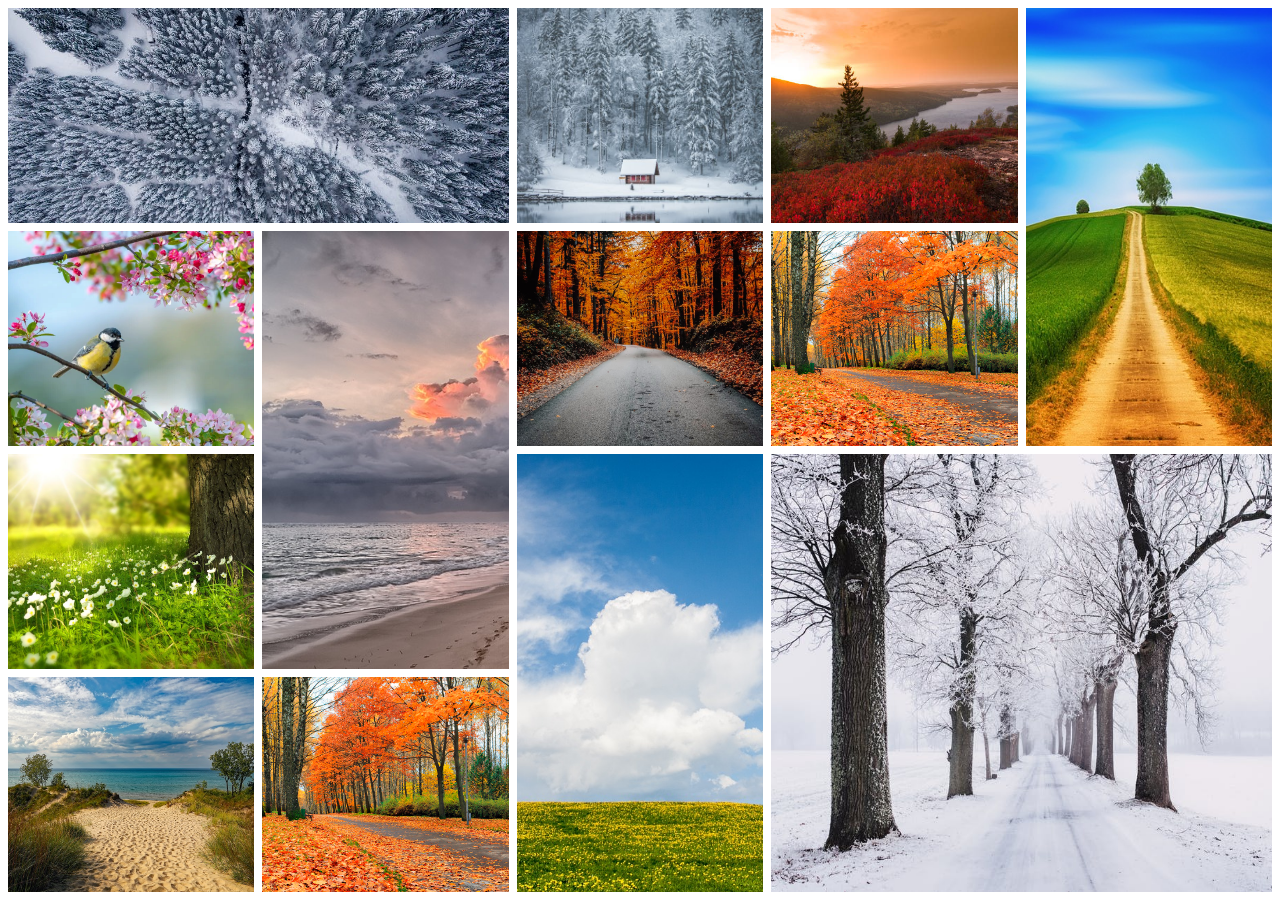
<file: ЛР4/index.html>
<!DOCTYPE html>
<html>
<head>
    <meta charset="UTF-8">
    <meta name="viewport" content="width=device-width">
    <title>Пори року | Головна</title>
    <link rel="shortcut icon" href="img/logo.ico" type="image/x-icon">
    <link rel="stylesheet" href="styles/main.css">
</head>
<body>
    <main>
        <div class="block-winter1">
           
            <a href="pages/winter.html">Зима</a>
        </div>
        <div class="block-summer1"><a href="pages/summer.html">Літо</a></div>
        <div class="block-spring1"><a href="pages/spring.html">Весна</a></div>
        <div class="block-winter2"><a href="pages/winter.html">Зима</a></div>
        <div class="block-autumn1"><a href="pages/autumn.html">Осінь</a></div>
        <div class="block-spring2"><a href="pages/spring.html">Весна</a></div>
        <div class="block-autumn2"><a href="pages/autumn.html">Осінь</a></div>
        <div class="block-summer2"><a href="pages/summer.html">Літо</a></div>
        <div class="block-autumn3"><a href="pages/autumn.html">Осінь</a></div>
        <div class="block-spring3"><a href="pages/spring.html">Весна</a></div>
        <div class="block-summer3"><a href="pages/summer.html">Літо</a></div>
        <div class="block-autumn3"><a href="pages/autumn.html">Осінь</a></div>
        <div class="block-winter3"><a href="pages/winter.html">Зима</a></div>
    </main>
</body>
</html>
</file>
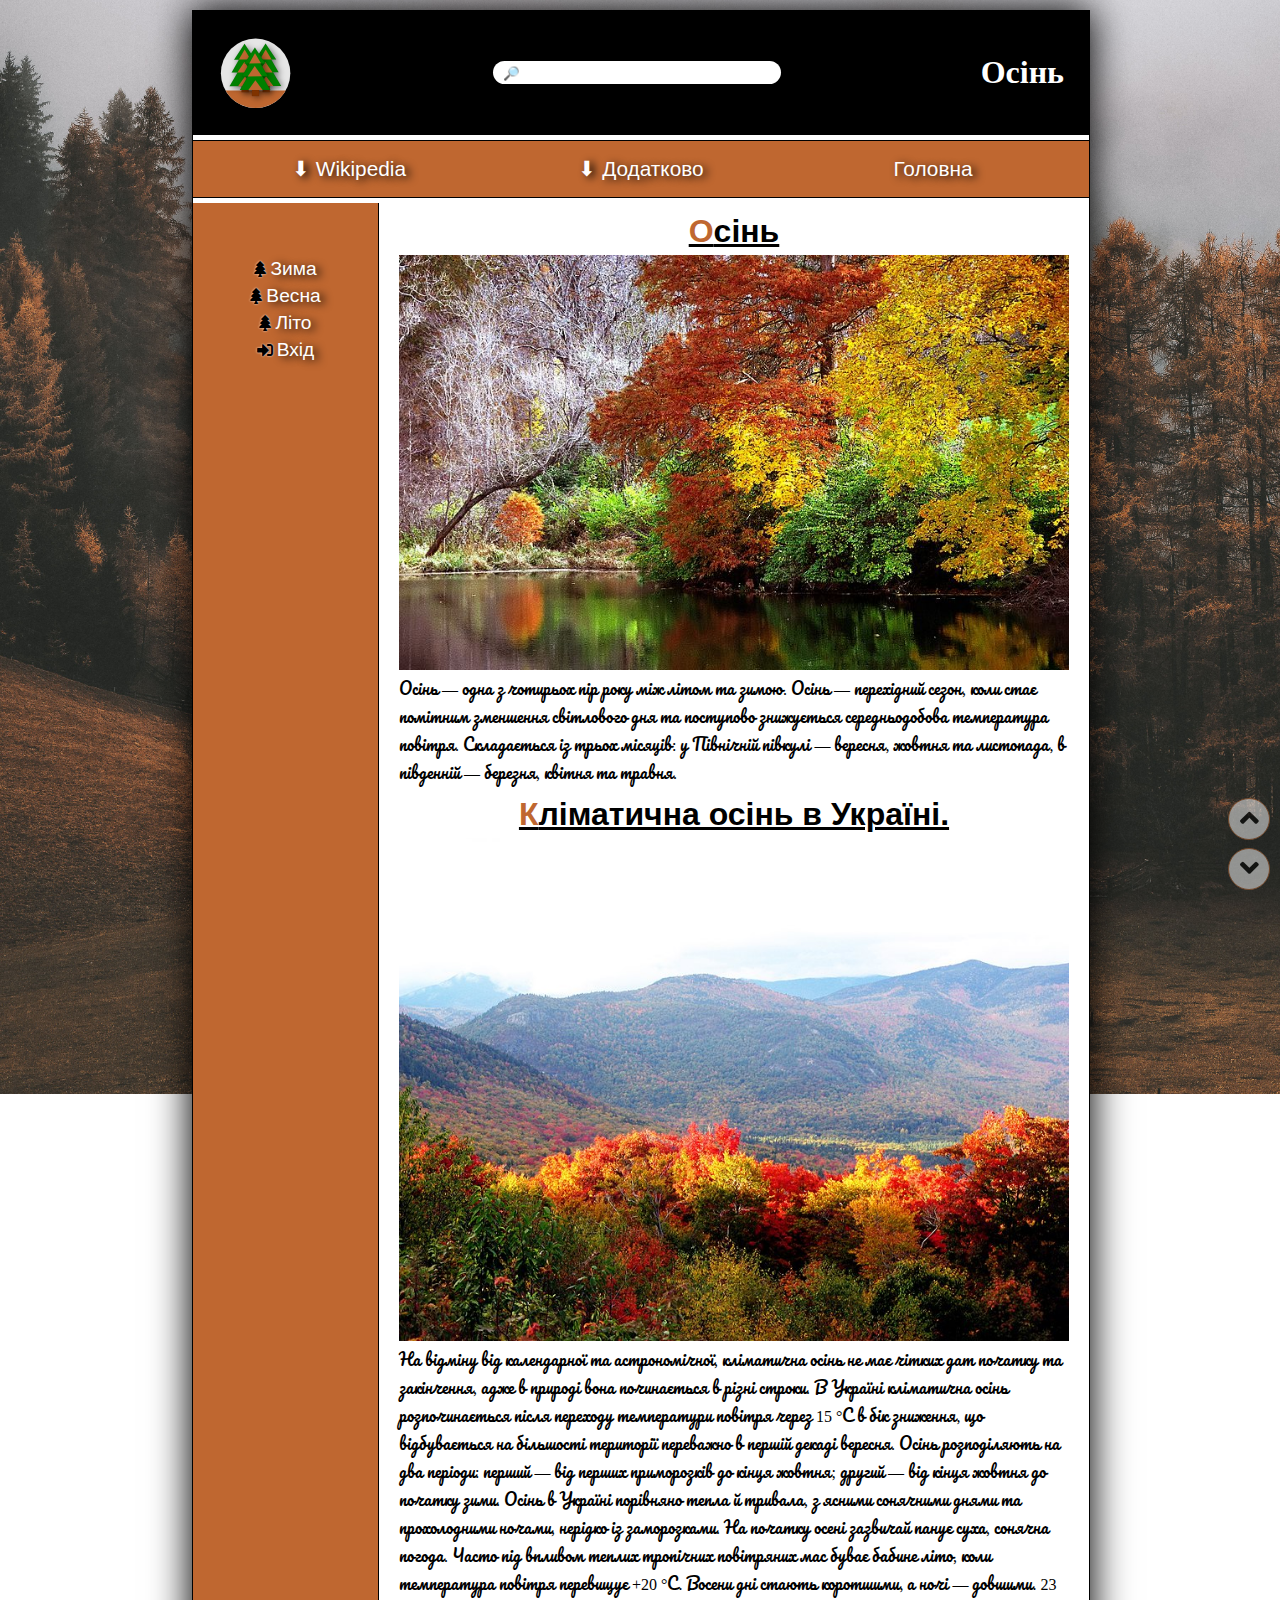
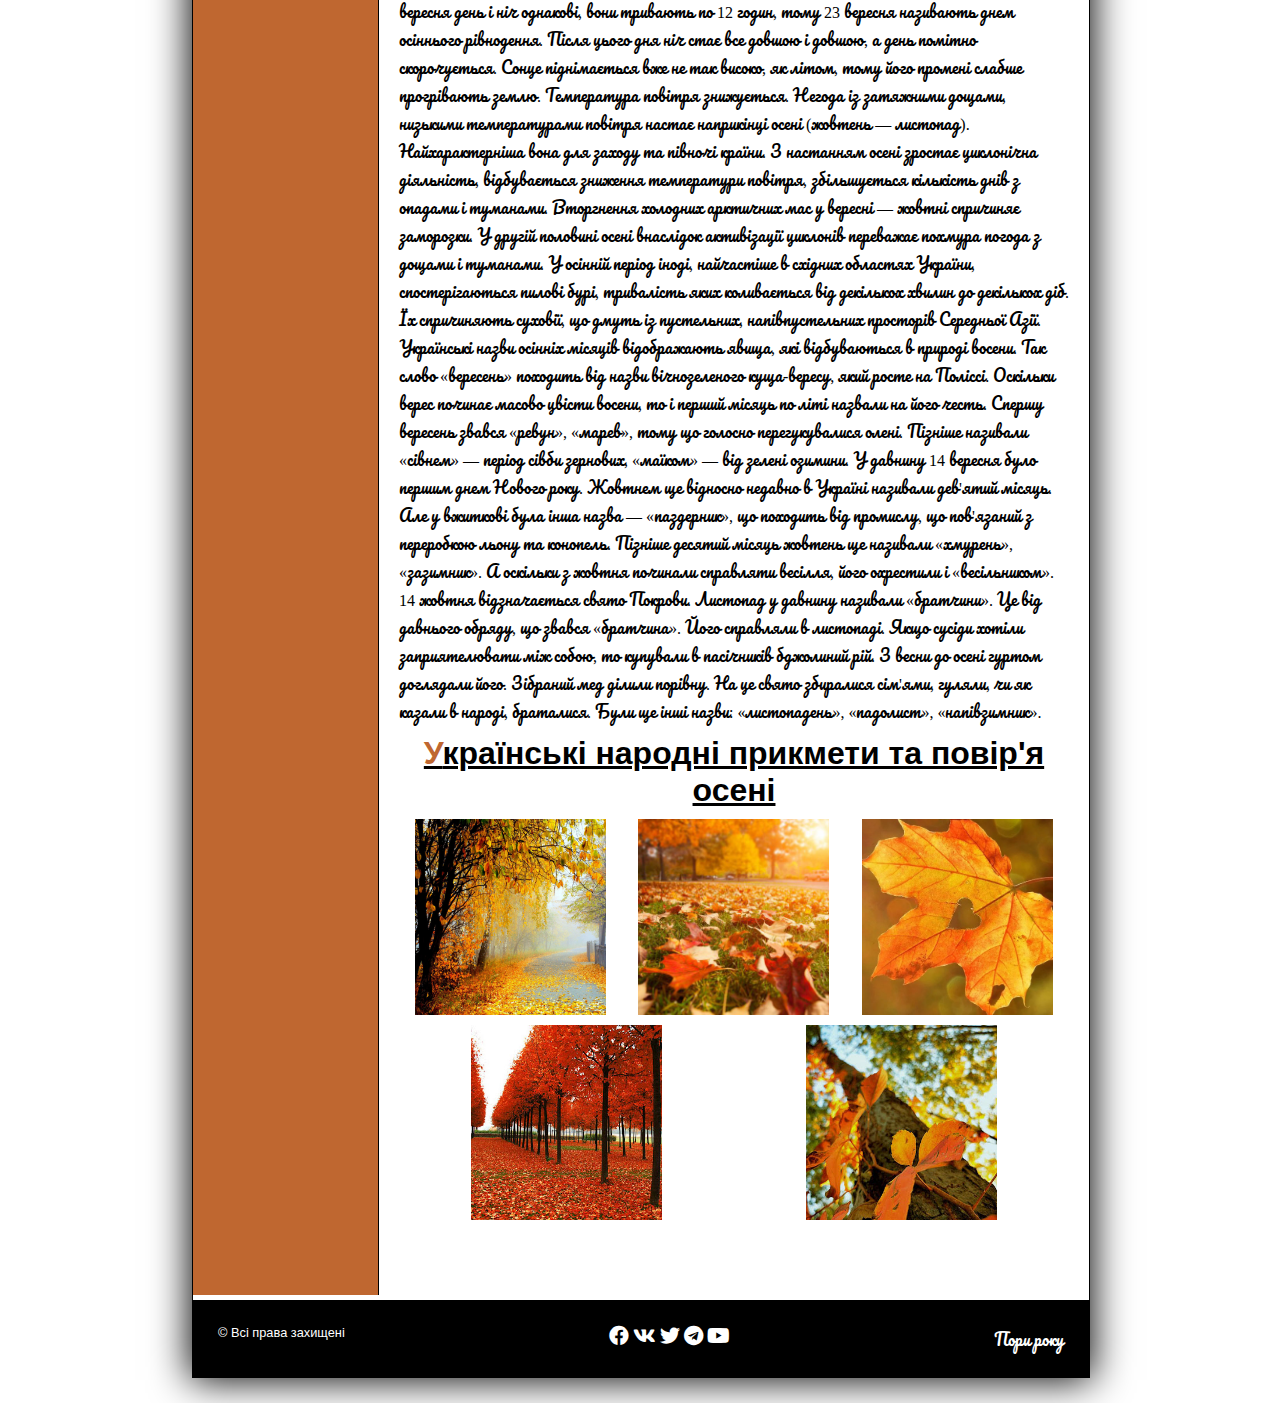
<file: ЛР4/pages/autumn.html>
<!DOCTYPE html>
<html>
<head>
    <meta charset="UTF-8">
    <meta name="viewport" content="width=device-width">
    <title>Пори року | Осінь</title>
    <link rel="shortcut icon" href="../img/autumn/logo.ico" type="image/x-icon">
    <link rel="stylesheet" href="../styles/season.css">
    <link rel="stylesheet" href="../styles/autumn.css">
    <link rel="stylesheet" href="../fonts/fontaweasome/css/all.min.css">
</head>
<body>
    <div class="btm-to btm-to-header"><a href="#header"><i class="fas fa-angle-up"></i></a></div>
    <div class="btm-to btm-to-footer"><a href="#footer"><i class="fas fa-angle-down"></i></a></div>
    <main>
        <header id ="header">
        <svg
           class="logo"
           viewBox="0 0 270 270"
           version="1.1"
           id="svg5"
           xmlns:sodipodi="http://sodipodi.sourceforge.net/DTD/sodipodi-0.dtd"
           xmlns="http://www.w3.org/2000/svg"
           xmlns:svg="http://www.w3.org/2000/svg">
          <sodipodi:namedview
             id="namedview7"
             pagecolor="#ffffff"
             bordercolor="#666666"
             borderopacity="1.0"
             inkscape:pageshadow="2"
             inkscape:pageopacity="0.0"
             inkscape:pagecheckerboard="0"
             inkscape:document-units="mm"
             showgrid="false"
             inkscape:zoom="0.38746944"
             inkscape:cx="972.97996"
             inkscape:cy="601.33775"
             inkscape:window-width="1437"
             inkscape:window-height="806"
             inkscape:window-x="3"
             inkscape:window-y="23"
             inkscape:window-maximized="0"
             inkscape:current-layer="layer1"
             height="300mm" />
          <defs
             id="defs2">
            <filter
               style="color-interpolation-filters:sRGB;"
               inkscape:label="Drop Shadow"
               id="filter1553"
               x="-0.23696776"
               y="-0.14950984"
               width="1.5283729"
               height="1.3329338">
              <feFlood
                 flood-opacity="0.498039"
                 flood-color="rgb(0,0,0)"
                 result="flood"
                 id="feFlood1543" />
              <feComposite
                 in="flood"
                 in2="SourceGraphic"
                 operator="in"
                 result="composite1"
                 id="feComposite1545" />
              <feGaussianBlur
                 in="composite1"
                 stdDeviation="10.8108"
                 result="blur"
                 id="feGaussianBlur1547" />
              <feOffset
                 dx="6"
                 dy="6"
                 result="offset"
                 id="feOffset1549" />
              <feComposite
                 in="SourceGraphic"
                 in2="offset"
                 operator="over"
                 result="composite2"
                 id="feComposite1551" />
            </filter>
            <filter
               style="color-interpolation-filters:sRGB;"
               inkscape:label="Drop Shadow"
               id="filter1565"
               x="-0.23696776"
               y="-0.14950984"
               width="1.5283729"
               height="1.3329338">
              <feFlood
                 flood-opacity="0.498039"
                 flood-color="rgb(0,0,0)"
                 result="flood"
                 id="feFlood1555" />
              <feComposite
                 in="flood"
                 in2="SourceGraphic"
                 operator="in"
                 result="composite1"
                 id="feComposite1557" />
              <feGaussianBlur
                 in="composite1"
                 stdDeviation="10.8108"
                 result="blur"
                 id="feGaussianBlur1559" />
              <feOffset
                 dx="6"
                 dy="6"
                 result="offset"
                 id="feOffset1561" />
              <feComposite
                 in="SourceGraphic"
                 in2="offset"
                 operator="over"
                 result="composite2"
                 id="feComposite1563" />
            </filter>
            <filter
               style="color-interpolation-filters:sRGB;"
               inkscape:label="Drop Shadow"
               id="filter1577"
               x="-0.23696776"
               y="-0.14950984"
               width="1.5283729"
               height="1.3329338">
              <feFlood
                 flood-opacity="0.498039"
                 flood-color="rgb(0,0,0)"
                 result="flood"
                 id="feFlood1567" />
              <feComposite
                 in="flood"
                 in2="SourceGraphic"
                 operator="in"
                 result="composite1"
                 id="feComposite1569" />
              <feGaussianBlur
                 in="composite1"
                 stdDeviation="10.8108"
                 result="blur"
                 id="feGaussianBlur1571" />
              <feOffset
                 dx="6"
                 dy="6"
                 result="offset"
                 id="feOffset1573" />
              <feComposite
                 in="SourceGraphic"
                 in2="offset"
                 operator="over"
                 result="composite2"
                 id="feComposite1575" />
            </filter>
          </defs>
          <g
             inkscape:groupmode="layer"
             id="layer2"
             inkscape:label="Layer 2" />
          <g
             inkscape:label="Layer 1"
             inkscape:groupmode="layer"
             id="layer1">
            <g
               id="g1618">
              <g
                 id="g1497"
                 transform="translate(37.235745,-26.963815)">
                <circle
                   style="fill:#e6e6e6;stroke:none;stroke-width:0.447805;stroke-opacity:1"
                   id="path1615-5"
                   cx="98.143608"
                   cy="164.9429"
                   r="125" />
                <path
                   id="path1615"
                   class="logo-style"
                   style="stroke:none;stroke-width:0.447805;stroke-opacity:1"
                   d="M -10.2483,226.88494 A 125,125 0 0 0 98.24895,289.847 125,125 0 0 0 206.7462,226.88494 Z" />
              </g>
              <g
                 id="g1195"
                 transform="translate(-84.030695,-24.394611)"
                 style="filter:url(#filter1553)">
                <path
                   id="rect1546-2-6"
                   style="fill:#803300;stroke:#000000;stroke-width:0.221511;stroke-opacity:1"
                   d="m 168.8089,207.75256 h 25.73511 v 22.65207 H 168.8089 Z" />
                <path
                   id="path1190-0-5"
                   style="fill:#008000;fill-opacity:1;stroke:#000000;stroke-width:0.201618;stroke-opacity:1"
                   inkscape:transform-center-x="0.46551628"
                   inkscape:transform-center-y="-9.9381335"
                   d="m 179.54111,55.636434 -37.61218,57.867266 17.33125,-0.0677 -26.17101,45.79927 21.30412,-0.0951 -28.96567,49.42385 110.23565,-0.47852 -29.4194,-49.17632 20.12434,-0.0894 -26.5653,-45.54296 17.93483,-0.0703 z" />
                <path
                   id="path1715-9-4"
                   class="logo-style"
                   style="stroke:none;stroke-width:0.314015;stroke-opacity:1"
                   inkscape:transform-center-x="-0.1479701"
                   inkscape:transform-center-y="-6.1852728"
                   d="m 205.01898,159.40641 -51.29377,0.43577 25.20297,-37.98315 z" />
                <path
                   id="path1715-7-91-7"
                   class="logo-style"
                   style="stroke:none;stroke-width:0.301676;stroke-opacity:1"
                   inkscape:transform-center-x="-0.147599"
                   inkscape:transform-center-y="-5.7231032"
                   d="m 207.346,208.17002 -51.16468,0.40321 25.13954,-35.14502 z" />
                <path
                   id="path1715-7-9-7-1"
                   class="logo-style"
                   style="stroke:none;stroke-width:0.27847;stroke-opacity:1"
                   inkscape:transform-center-x="-0.12134314"
                   inkscape:transform-center-y="-5.9317316"
                   d="m 201.32292,112.48892 -42.06274,0.41791 20.66735,-36.426183 z" />
              </g>
              <g
                 id="g1195-0"
                 transform="translate(-8.221885,-24.691791)"
                 style="filter:url(#filter1565)">
                <path
                   id="rect1546-2-6-2"
                   style="fill:#803300;stroke:#000000;stroke-width:0.221511;stroke-opacity:1"
                   d="m 168.8089,207.75256 h 25.73511 v 22.65207 H 168.8089 Z" />
                <path
                   id="path1190-0-5-4"
                   style="fill:#008000;fill-opacity:1;stroke:#000000;stroke-width:0.201618;stroke-opacity:1"
                   inkscape:transform-center-x="0.46551628"
                   inkscape:transform-center-y="-9.9381335"
                   d="m 179.54111,55.636434 -37.61218,57.867266 17.33125,-0.0677 -26.17101,45.79927 21.30412,-0.0951 -28.96567,49.42385 110.23565,-0.47852 -29.4194,-49.17632 20.12434,-0.0894 -26.5653,-45.54296 17.93483,-0.0703 z" />
                <path
                   id="path1715-9-4-8"
                   class="logo-style"
                   style="stroke:none;stroke-width:0.314015;stroke-opacity:1"
                   inkscape:transform-center-x="-0.1479701"
                   inkscape:transform-center-y="-6.1852728"
                   d="m 205.01898,159.40641 -51.29377,0.43577 25.20297,-37.98315 z" />
                <path
                   id="path1715-7-91-7-3"
                   class="logo-style"
                   style="stroke:none;stroke-width:0.301676;stroke-opacity:1"
                   inkscape:transform-center-x="-0.147599"
                   inkscape:transform-center-y="-5.7231032"
                   d="m 207.346,208.17002 -51.16468,0.40321 25.13954,-35.14502 z" />
                <path
                   id="path1715-7-9-7-1-9"
                   class="logo-style"
                   style="stroke:none;stroke-width:0.27847;stroke-opacity:1"
                   inkscape:transform-center-x="-0.12134314"
                   inkscape:transform-center-y="-5.9317316"
                   d="m 201.32292,112.48892 -42.06274,0.41791 20.66735,-36.426183 z" />
              </g>
              <g
                 id="g1195-0-0"
                 transform="translate(-46.726339,-10.500716)"
                 style="filter:url(#filter1577)">
                <path
                   id="rect1546-2-6-2-5"
                   style="fill:#803300;stroke:#000000;stroke-width:0.221511;stroke-opacity:1"
                   d="m 168.8089,207.75256 h 25.73511 v 22.65207 H 168.8089 Z" />
                <path
                   id="path1190-0-5-4-2"
                   style="fill:#008000;fill-opacity:1;stroke:#000000;stroke-width:0.201618;stroke-opacity:1"
                   inkscape:transform-center-x="0.46551628"
                   inkscape:transform-center-y="-9.9381335"
                   d="m 179.54111,55.636434 -37.61218,57.867266 17.33125,-0.0677 -26.17101,45.79927 21.30412,-0.0951 -28.96567,49.42385 110.23565,-0.47852 -29.4194,-49.17632 20.12434,-0.0894 -26.5653,-45.54296 17.93483,-0.0703 z" />
                <path
                   id="path1715-9-4-8-2"
                   class="logo-style"
                   style="stroke:none;stroke-width:0.314015;stroke-opacity:1"
                   inkscape:transform-center-x="-0.1479701"
                   inkscape:transform-center-y="-6.1852728"
                   d="m 205.01898,159.40641 -51.29377,0.43577 25.20297,-37.98315 z" />
                <path
                   id="path1715-7-91-7-3-7"
                   class="logo-style"
                   style="stroke:none;stroke-width:0.301676;stroke-opacity:1"
                   inkscape:transform-center-x="-0.147599"
                   inkscape:transform-center-y="-5.7231032"
                   d="m 207.346,208.17002 -51.16468,0.40321 25.13954,-35.14502 z" />
                <path
                   id="path1715-7-9-7-1-9-3"
                   class="logo-style"
                   style="stroke:none;stroke-width:0.27847;stroke-opacity:1"
                   inkscape:transform-center-x="-0.12134314"
                   inkscape:transform-center-y="-5.9317316"
                   d="m 201.32292,112.48892 -42.06274,0.41791 20.66735,-36.426183 z" />
              </g>
            </g>
          </g>
        </svg>
            <div class="search-box">
                <button>&#128270</button>
                <input type="text">
            </div>
            <h1 class="h_anim">Осінь</h1>
        </header>
        <nav>
            <div class="nav-mobile">
                <span>&#9776</span>
            </div>
            <div class = "nav-full">
            <div class="nav_url menu-list">
                <span>&#11015 Wikipedia</span>
                <div class="menu-content">
                    <div class="menu-url"><a href="https://uk.wikipedia.org/wiki/%D0%9E%D1%81%D1%96%D0%BD%D1%8C">Українською</a></div>
                    <div class="menu-url"><a href="https://en.wikipedia.org/wiki/Autumn">Англійською</a></div>
                    <div class="menu-url"><a href="https://ru.wikipedia.org/wiki/%D0%9E%D1%81%D0%B5%D0%BD%D1%8C">Російською</a></div>
                </div>
            </div>
            <div class="nav_url menu-list">
                <span>&#11015 Додатково</span>
                <div class="menu-content">
                    <div class="menu-url"><a href="http://slovopys.kubg.edu.ua/8-tsytat-vidomykh-ukrainskykh-poetiv-pro-osin/">Цитати про осінь</a></div>
                    <div class="menu-url"><a href="https://vsviti.com.ua/blog/44863">Ілюстрації</a></div>
                </div>
            </div>
            <div class="nav_url"><a href="../index.html">Головна</a></div>
            </div>
        </nav>
        <aside>
            <ul>
                <li><i class="fas fa-tree"></i> <a href="winter.html">Зима</a></li>
                <li><i class="fas fa-tree"></i> <a href="spring.html">Весна</a></li>
                <li><i class="fas fa-tree"></i> <a href="summer.html">Літо</a></li>
                <li><i class="fas fa-sign-in-alt"></i> <a href="login.html">Вхід</a></li>
            </ul>
        </aside>
        <content>
            <section>
                <h1>Осінь</h1>
                <div><img src="../img/autumn/1.jpg"></div>
                <p>
                 Осінь — одна з чотирьох пір року між літом та зимою. Осінь — перехідний сезон, коли стає помітним зменшення світлового дня та поступово знижується середньодобова температура повітря. Складається із трьох місяців: у Північній півкулі — вересня, жовтня та листопада, в південній — березня, квітня та травня.
                </p>
            </section>
            <section>
                <h1>Кліматична осінь в Україні.</h1>
                <div><img src="../img/autumn/2.jpg"></div>
                <p>
                На відміну від календарної та астрономічної, кліматична осінь не має чітких дат початку та закінчення, адже в природі вона починається в різні строки. В Україні кліматична осінь розпочинається після переходу температури повітря через 15 °С в бік зниження, що відбувається на більшості території переважно в першій декаді вересня.

                Осінь розподіляють на два періоди: перший — від перших приморозків до кінця жовтня; другий — від кінця жовтня до початку зими.

                Осінь в Україні порівняно тепла й тривала, з ясними сонячними днями та прохолодними ночами, нерідко із заморозками. На початку осені зазвичай панує суха, сонячна погода. Часто під впливом теплих тропічних повітряних мас буває бабине літо, коли температура повітря перевищує +20 °С.

                Восени дні стають коротшими, а ночі — довшими. 23 вересня день і ніч однакові, вони тривають по 12 годин, тому 23 вересня називають днем осіннього рівнодення. Після цього дня ніч стає все довшою і довшою, а день помітно скорочується. Сонце піднімається вже не так високо, як літом, тому його промені слабше прогрівають землю. Температура повітря знижується. Негода із затяжними дощами, низькими температурами повітря настає наприкінці осені (жовтень — листопад). Найхарактерніша вона для заходу та півночі країни.

                З настанням осені зростає циклонічна діяльність, відбувається зниження температури повітря, збільшується кількість днів з опадами і туманами. Вторгнення холодних арктичних мас у вересні — жовтні спричиняє заморозки. У другій половині осені внаслідок активізації циклонів переважає похмура погода з дощами і туманами. У осінній період іноді, найчастіше в східних областях України, спостерігаються пилові бурі, тривалість яких коливається від декількох хвилин до декількох діб. Їх спричиняють суховії, що дмуть із пустельних, напівпустельних просторів Середньої Азії.

                Українські назви осінніх місяців відображають явища, які відбуваються в природі восени. Так слово «вересень» походить від назви вічнозеленого куща-вересу, який росте на Поліссі. Оскільки верес починає масово цвісти восени, то і перший місяць по літі назвали на його честь. Спершу вересень звався «ревун», «марев», тому що голосно перегукувалися олені. Пізніше називали «сівнем» — період сівби зернових, «маїком» — від зелені озимини. У давнину 14 вересня було першим днем Нового року.

                Жовтнем ще відносно недавно в Україні називали дев'ятий місяць. Але у вжиткові була інша назва — «паздерник», що походить від промислу, що пов'язаний з переробкою льону та конопель. Пізніше десятий місяць жовтень ще називали «хмурень», «зазимник». А оскільки з жовтня починали справляти весілля, його охрестили і «весільником». 14 жовтня відзначається свято Покрови.

                Листопад у давнину називали «братчини». Це від давнього обряду, що звався «братчина». Його справляли в листопаді. Якщо сусіди хотіли заприятелювати між собою, то купували в пасічників бджолиний рій. З весни до осені гуртом доглядали його. Зібраний мед ділили порівну. На це свято збиралися сім'ями, гуляли, чи як казали в народі, браталися. Були ще інші назви: «листопадень», «падолист», «напівзимник».
                </p>
            </section>
            <section>
                <h1>Українські народні прикмети та повір'я осені</h1>
                <div class="images-block">
                    <div><p>Багато павутиння — на довгу суху осінь.</p><img src="../img/autumn/stack/1.jpg"></div>
                    <div><p>Осінній іній — на суху й сонячну погоду.</p><img src="../img/autumn/stack/2.jpg"></div>
                    <div><p>Грім у вересні віщує теплу осінь.</p><img src="../img/autumn/stack/3.jpg"></div>
                    <div><p>Комарі в листопаді — м'яка зима.</p><img src="../img/autumn/stack/4.jpg"></div>
                    <div><p>Пізній листопад - до суворої зими</p><img src="../img/autumn/stack/5.jpg"></div>
                </div>
            </section>
        </content>
        <footer id ="footer">
            <p class="copy">&copy Всі права захищені </p>
            <p class="contacts">
                <a href="https://www.facebook.com/" target="_blank"><i class="fab fa-facebook"></i></a>
                <a href="https://vk.com/" target="_blank"><i class="fab fa-vk"></i></a>
                <a href="https://twitter.com/" target="_blank"><i class="fab fa-twitter"></i></a>
                <a href="https://web.telegram.org/" target="_blank"><i class="fab fa-telegram"></i></a>
                <a href="https://www.youtube.com/" target="_blank"><i class="fab fa-youtube"></i></a>
            </p>
            <p  class="h_anim about_us">Пори року</p>
        </footer>
    </main>
</body>
</html>
</file>
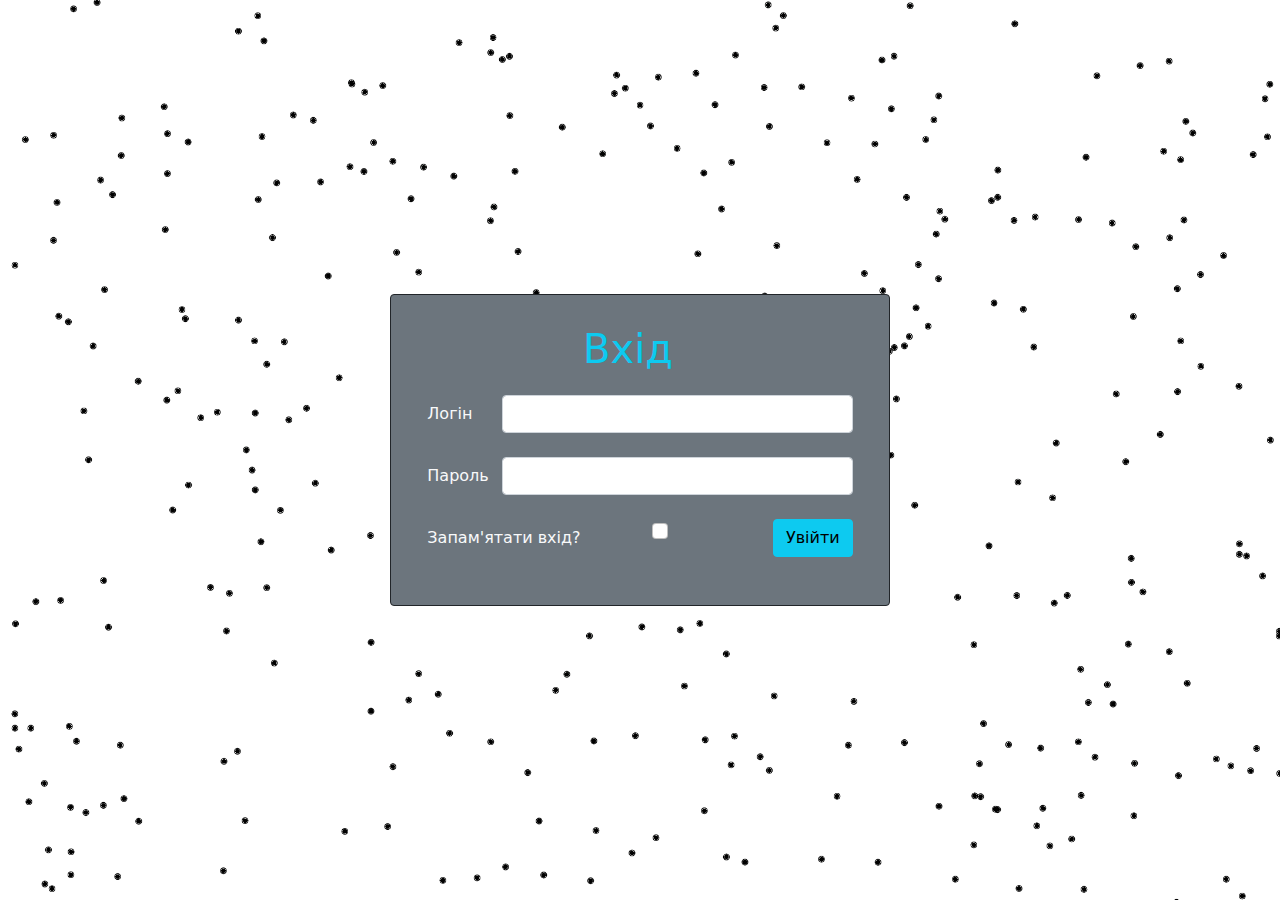
<file: ЛР4/pages/login.html>
<!DOCTYPE html>
<html class="h-100">
<head>
    <meta charset="UTF-8">
    <meta name="viewport" content="width=device-width">
    <title>Пори року | Вхід</title>
    <link rel="shortcut icon" href="../img/summer/logo.ico" type="image/x-icon">
    <link rel="stylesheet" href="../bootstrap/css/bootstrap.min.css">
    <link rel="stylesheet" href="../styles/login.css">
</head>
<body class="h-100">
    <div class="container d-flex h-100 justify-content-center align-items-center">
       <din class="row p-4 bg-secondary text-light border border-dark rounded">
            <div class="row">
                <p class="fs-1 text-info col-sm-12 text-center">Вхід</p>
            </div>
            <form action="../index.html">
                <div class="row mb-4">
                    <label for="login-inp" class="col-sm-2 col-form-label">Логін</label>
                    <div class="col-sm-10">
                        <input type="email" required class="form-control" id="login-inp">
                    </div>
                </div>
                <div class="row mb-4">
                    <label for="pass-inp"  class="col-sm-2 col-form-label">Пароль</label>
                    <div class="col-sm-10">
                        <input type="password" required class="form-control" id="pass-inp">
                    </div>
                </div>
                <div class="row mb-4">
                    <label for="savepass-inp" class="col-sm-6 col-form-label">Запам'ятати вхід? </label>
                    <div class="col-sm-2">
                        <input type="checkbox" class="form-check-input" id="savepass-inp">
                    </div>
                    <div class="col-sm-4 text-end">
                        <input type="submit" value="Увійти" class="btn btn-info" id="inp-submit">
                    </div>
                </div>

            </form>
        </din>

    </div>
    <script src="../bootstrap/js/bootstrap.min.js"></script>
</body> 
</html>
</file>
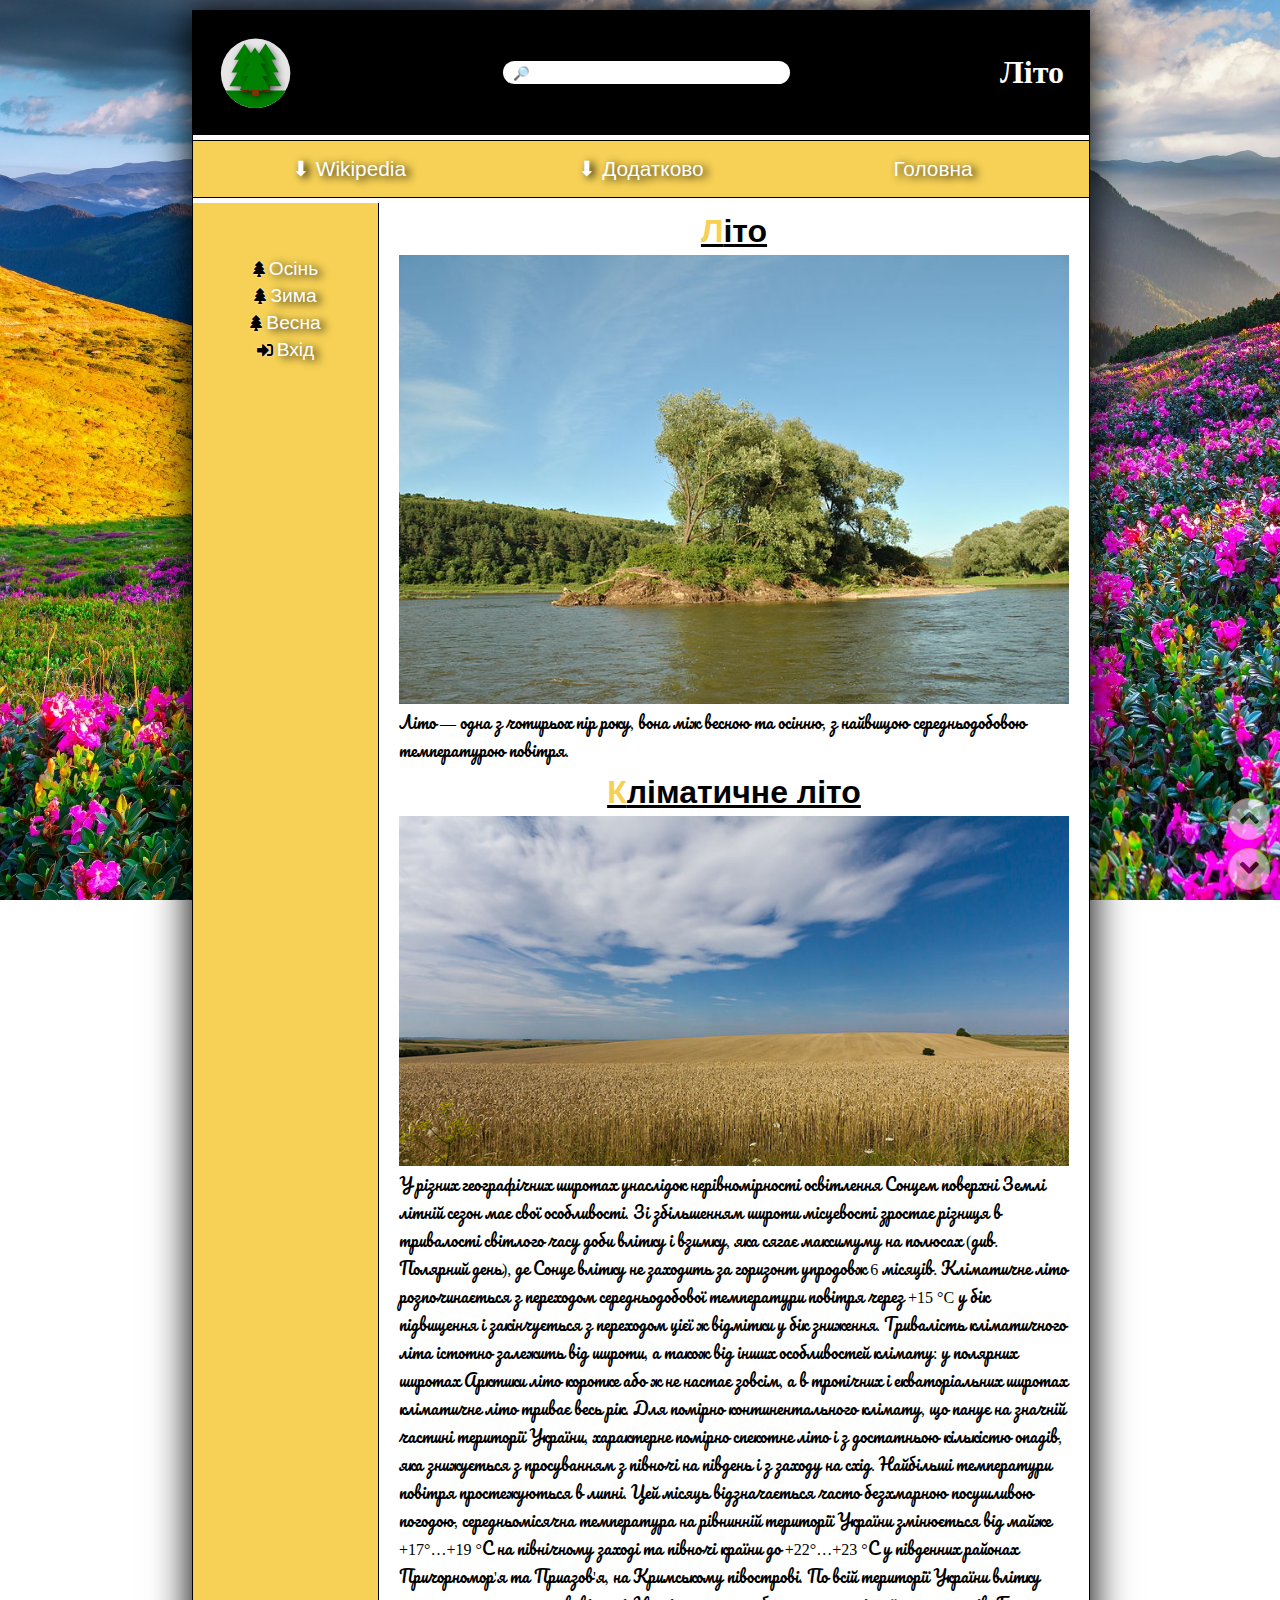
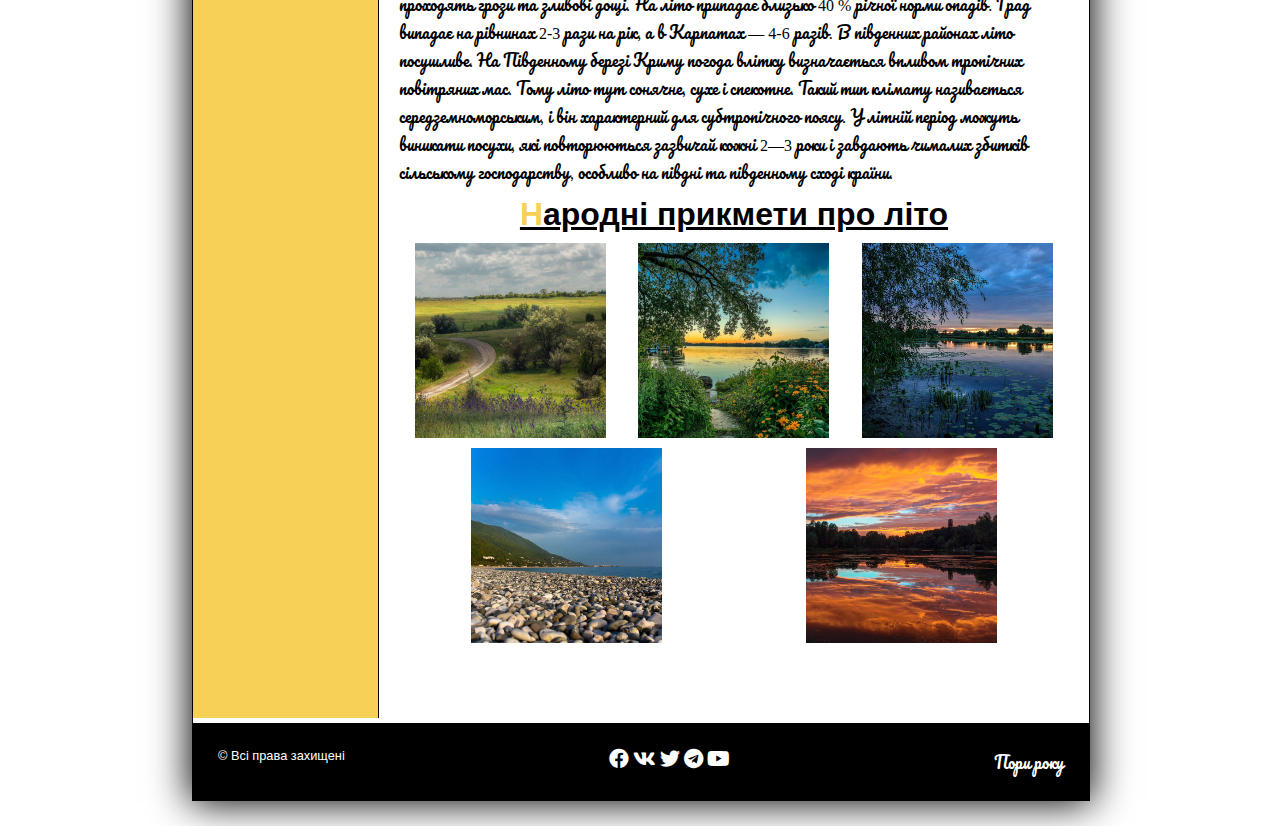
<file: ЛР4/pages/summer.html>
<!DOCTYPE html>
<html>
<head>
    <meta charset="UTF-8">
    <meta name="viewport" content="width=device-width">
    <title>Пори року | Літо</title>
    <link rel="shortcut icon" href="../img/summer/logo.ico" type="image/x-icon">
    <link rel="stylesheet" href="../styles/season.css">
    <link rel="stylesheet" href="../styles/summer.css">
    <link rel="stylesheet" href="../fonts/fontaweasome/css/all.min.css">
</head>
<body>
    <div class="btm-to btm-to-header"><a href="#header"><i class="fas fa-angle-up"></i></a></div>
    <div class="btm-to btm-to-footer"><a href="#footer"><i class="fas fa-angle-down"></i></a></div>
    <main>
        <header id ="header">
        <svg
           class="logo"
           viewBox="0 0 270 270"
           version="1.1"
           id="svg5"
           xmlns:sodipodi="http://sodipodi.sourceforge.net/DTD/sodipodi-0.dtd"
           xmlns="http://www.w3.org/2000/svg"
           xmlns:svg="http://www.w3.org/2000/svg">
          <sodipodi:namedview
             id="namedview7"
             pagecolor="#ffffff"
             bordercolor="#666666"
             borderopacity="1.0"
             inkscape:pageshadow="2"
             inkscape:pageopacity="0.0"
             inkscape:pagecheckerboard="0"
             inkscape:document-units="mm"
             showgrid="false"
             inkscape:zoom="0.38746944"
             inkscape:cx="972.97996"
             inkscape:cy="601.33775"
             inkscape:window-width="1437"
             inkscape:window-height="806"
             inkscape:window-x="3"
             inkscape:window-y="23"
             inkscape:window-maximized="0"
             inkscape:current-layer="layer1"
             height="300mm" />
          <defs
             id="defs2">
            <filter
               style="color-interpolation-filters:sRGB;"
               inkscape:label="Drop Shadow"
               id="filter1553"
               x="-0.23696776"
               y="-0.14950984"
               width="1.5283729"
               height="1.3329338">
              <feFlood
                 flood-opacity="0.498039"
                 flood-color="rgb(0,0,0)"
                 result="flood"
                 id="feFlood1543" />
              <feComposite
                 in="flood"
                 in2="SourceGraphic"
                 operator="in"
                 result="composite1"
                 id="feComposite1545" />
              <feGaussianBlur
                 in="composite1"
                 stdDeviation="10.8108"
                 result="blur"
                 id="feGaussianBlur1547" />
              <feOffset
                 dx="6"
                 dy="6"
                 result="offset"
                 id="feOffset1549" />
              <feComposite
                 in="SourceGraphic"
                 in2="offset"
                 operator="over"
                 result="composite2"
                 id="feComposite1551" />
            </filter>
            <filter
               style="color-interpolation-filters:sRGB;"
               inkscape:label="Drop Shadow"
               id="filter1565"
               x="-0.23696776"
               y="-0.14950984"
               width="1.5283729"
               height="1.3329338">
              <feFlood
                 flood-opacity="0.498039"
                 flood-color="rgb(0,0,0)"
                 result="flood"
                 id="feFlood1555" />
              <feComposite
                 in="flood"
                 in2="SourceGraphic"
                 operator="in"
                 result="composite1"
                 id="feComposite1557" />
              <feGaussianBlur
                 in="composite1"
                 stdDeviation="10.8108"
                 result="blur"
                 id="feGaussianBlur1559" />
              <feOffset
                 dx="6"
                 dy="6"
                 result="offset"
                 id="feOffset1561" />
              <feComposite
                 in="SourceGraphic"
                 in2="offset"
                 operator="over"
                 result="composite2"
                 id="feComposite1563" />
            </filter>
            <filter
               style="color-interpolation-filters:sRGB;"
               inkscape:label="Drop Shadow"
               id="filter1577"
               x="-0.23696776"
               y="-0.14950984"
               width="1.5283729"
               height="1.3329338">
              <feFlood
                 flood-opacity="0.498039"
                 flood-color="rgb(0,0,0)"
                 result="flood"
                 id="feFlood1567" />
              <feComposite
                 in="flood"
                 in2="SourceGraphic"
                 operator="in"
                 result="composite1"
                 id="feComposite1569" />
              <feGaussianBlur
                 in="composite1"
                 stdDeviation="10.8108"
                 result="blur"
                 id="feGaussianBlur1571" />
              <feOffset
                 dx="6"
                 dy="6"
                 result="offset"
                 id="feOffset1573" />
              <feComposite
                 in="SourceGraphic"
                 in2="offset"
                 operator="over"
                 result="composite2"
                 id="feComposite1575" />
            </filter>
          </defs>
          <g
             inkscape:groupmode="layer"
             id="layer2"
             inkscape:label="Layer 2" />
          <g
             inkscape:label="Layer 1"
             inkscape:groupmode="layer"
             id="layer1">
            <g
               id="g1618">
              <g
                 id="g1497"
                 transform="translate(37.235745,-26.963815)">
                <circle
                   style="fill:#e6e6e6;stroke:none;stroke-width:0.447805;stroke-opacity:1"
                   id="path1615-5"
                   cx="98.143608"
                   cy="164.9429"
                   r="125" />
                <path
                   id="path1615"
                   class="logo-style"
                   style="stroke:none;stroke-width:0.447805;stroke-opacity:1"
                   d="M -10.2483,226.88494 A 125,125 0 0 0 98.24895,289.847 125,125 0 0 0 206.7462,226.88494 Z" />
              </g>
              <g
                 id="g1195"
                 transform="translate(-84.030695,-24.394611)"
                 style="filter:url(#filter1553)">
                <path
                   id="rect1546-2-6"
                   style="fill:#803300;stroke:#000000;stroke-width:0.221511;stroke-opacity:1"
                   d="m 168.8089,207.75256 h 25.73511 v 22.65207 H 168.8089 Z" />
                <path
                   id="path1190-0-5"
                   style="fill:#008000;fill-opacity:1;stroke:#000000;stroke-width:0.201618;stroke-opacity:1"
                   inkscape:transform-center-x="0.46551628"
                   inkscape:transform-center-y="-9.9381335"
                   d="m 179.54111,55.636434 -37.61218,57.867266 17.33125,-0.0677 -26.17101,45.79927 21.30412,-0.0951 -28.96567,49.42385 110.23565,-0.47852 -29.4194,-49.17632 20.12434,-0.0894 -26.5653,-45.54296 17.93483,-0.0703 z" />
                <path
                   id="path1715-9-4"
                   class="logo-style"
                   style="stroke:none;stroke-width:0.314015;stroke-opacity:1"
                   inkscape:transform-center-x="-0.1479701"
                   inkscape:transform-center-y="-6.1852728"
                   d="m 205.01898,159.40641 -51.29377,0.43577 25.20297,-37.98315 z" />
                <path
                   id="path1715-7-91-7"
                   class="logo-style"
                   style="stroke:none;stroke-width:0.301676;stroke-opacity:1"
                   inkscape:transform-center-x="-0.147599"
                   inkscape:transform-center-y="-5.7231032"
                   d="m 207.346,208.17002 -51.16468,0.40321 25.13954,-35.14502 z" />
                <path
                   id="path1715-7-9-7-1"
                   class="logo-style"
                   style="stroke:none;stroke-width:0.27847;stroke-opacity:1"
                   inkscape:transform-center-x="-0.12134314"
                   inkscape:transform-center-y="-5.9317316"
                   d="m 201.32292,112.48892 -42.06274,0.41791 20.66735,-36.426183 z" />
              </g>
              <g
                 id="g1195-0"
                 transform="translate(-8.221885,-24.691791)"
                 style="filter:url(#filter1565)">
                <path
                   id="rect1546-2-6-2"
                   style="fill:#803300;stroke:#000000;stroke-width:0.221511;stroke-opacity:1"
                   d="m 168.8089,207.75256 h 25.73511 v 22.65207 H 168.8089 Z" />
                <path
                   id="path1190-0-5-4"
                   style="fill:#008000;fill-opacity:1;stroke:#000000;stroke-width:0.201618;stroke-opacity:1"
                   inkscape:transform-center-x="0.46551628"
                   inkscape:transform-center-y="-9.9381335"
                   d="m 179.54111,55.636434 -37.61218,57.867266 17.33125,-0.0677 -26.17101,45.79927 21.30412,-0.0951 -28.96567,49.42385 110.23565,-0.47852 -29.4194,-49.17632 20.12434,-0.0894 -26.5653,-45.54296 17.93483,-0.0703 z" />
                <path
                   id="path1715-9-4-8"
                   class="logo-style"
                   style="stroke:none;stroke-width:0.314015;stroke-opacity:1"
                   inkscape:transform-center-x="-0.1479701"
                   inkscape:transform-center-y="-6.1852728"
                   d="m 205.01898,159.40641 -51.29377,0.43577 25.20297,-37.98315 z" />
                <path
                   id="path1715-7-91-7-3"
                   class="logo-style"
                   style="stroke:none;stroke-width:0.301676;stroke-opacity:1"
                   inkscape:transform-center-x="-0.147599"
                   inkscape:transform-center-y="-5.7231032"
                   d="m 207.346,208.17002 -51.16468,0.40321 25.13954,-35.14502 z" />
                <path
                   id="path1715-7-9-7-1-9"
                   class="logo-style"
                   style="stroke:none;stroke-width:0.27847;stroke-opacity:1"
                   inkscape:transform-center-x="-0.12134314"
                   inkscape:transform-center-y="-5.9317316"
                   d="m 201.32292,112.48892 -42.06274,0.41791 20.66735,-36.426183 z" />
              </g>
              <g
                 id="g1195-0-0"
                 transform="translate(-46.726339,-10.500716)"
                 style="filter:url(#filter1577)">
                <path
                   id="rect1546-2-6-2-5"
                   style="fill:#803300;stroke:#000000;stroke-width:0.221511;stroke-opacity:1"
                   d="m 168.8089,207.75256 h 25.73511 v 22.65207 H 168.8089 Z" />
                <path
                   id="path1190-0-5-4-2"
                   style="fill:#008000;fill-opacity:1;stroke:#000000;stroke-width:0.201618;stroke-opacity:1"
                   inkscape:transform-center-x="0.46551628"
                   inkscape:transform-center-y="-9.9381335"
                   d="m 179.54111,55.636434 -37.61218,57.867266 17.33125,-0.0677 -26.17101,45.79927 21.30412,-0.0951 -28.96567,49.42385 110.23565,-0.47852 -29.4194,-49.17632 20.12434,-0.0894 -26.5653,-45.54296 17.93483,-0.0703 z" />
                <path
                   id="path1715-9-4-8-2"
                   class="logo-style"
                   style="stroke:none;stroke-width:0.314015;stroke-opacity:1"
                   inkscape:transform-center-x="-0.1479701"
                   inkscape:transform-center-y="-6.1852728"
                   d="m 205.01898,159.40641 -51.29377,0.43577 25.20297,-37.98315 z" />
                <path
                   id="path1715-7-91-7-3-7"
                   class="logo-style"
                   style="stroke:none;stroke-width:0.301676;stroke-opacity:1"
                   inkscape:transform-center-x="-0.147599"
                   inkscape:transform-center-y="-5.7231032"
                   d="m 207.346,208.17002 -51.16468,0.40321 25.13954,-35.14502 z" />
                <path
                   id="path1715-7-9-7-1-9-3"
                   class="logo-style"
                   style="stroke:none;stroke-width:0.27847;stroke-opacity:1"
                   inkscape:transform-center-x="-0.12134314"
                   inkscape:transform-center-y="-5.9317316"
                   d="m 201.32292,112.48892 -42.06274,0.41791 20.66735,-36.426183 z" />
              </g>
            </g>
          </g>
        </svg>
            <div class="search-box">
                <button>&#128270</button>
                <input type="text">
            </div>
            <h1 class="h_anim">Літо</h1>
        </header>
       <nav>
            <div class="nav-mobile">
                <span>&#9776</span>
            </div>
            <div class = "nav-full">
            <div class="nav_url menu-list">
                <span>&#11015 Wikipedia</span>
                <div class="menu-content">
                    <div class="menu-url"><a href="https://uk.wikipedia.org/wiki/%D0%9B%D1%96%D1%82%D0%BE">Українською</a></div>
                    <div class="menu-url"><a href="https://en.wikipedia.org/wiki/Summer">Англійською</a></div>
                    <div class="menu-url"><a href="https://ru.wikipedia.org/wiki/%D0%9B%D0%B5%D1%82%D0%BE">Російською</a></div>
                </div>
            </div>
            <div class="nav_url menu-list">
                <span>&#11015 Додатково</span>
                <div class="menu-content">
                    <div class="menu-url"><a href="https://ukrtraining.com.ua/tsytaty/krashchi-tsytaty-pro-lito/">Цитати про літо</a></div>
                    <div class="menu-url"><a href="https://vsviti.com.ua/ukraine/44310">Ілюстрації</a></div>
                </div>
            </div>
            <div class="nav_url"><a href="../index.html">Головна</a></div>
            </div>
        </nav>
        <aside>
            <ul>
                <li><i class="fas fa-tree"></i> <a href="autumn.html">Осінь</a></li>
                <li><i class="fas fa-tree"></i> <a href="winter.html">Зима</a></li>
                <li><i class="fas fa-tree"></i> <a href="spring.html">Весна</a></li>
                <li><i class="fas fa-sign-in-alt"></i> <a href="login.html">Вхід</a></li>
            </ul>
        </aside>
        <content>
            <section>
                <h1>Літо</h1>
                <div><img src="../img/summer/1.jpg"></div>
                <p>
                    Літо — одна з чотирьох пір року, вона між весною та осінню, з найвищою середньодобовою температурою повітря.
                </p>
            </section>
            <section>
                <h1>Кліматичне літо</h1>
                <div><img src="../img/summer/2.jpg"></div>
                <p>
                    У різних географічних широтах унаслідок нерівномірності освітлення Сонцем поверхні Землі літній сезон має свої особливості. Зі збільшенням широти місцевості зростає різниця в тривалості світлого часу доби влітку і взимку, яка сягає максимуму на полюсах (див. Полярний день), де Сонце влітку не заходить за горизонт упродовж 6 місяців.

                    Кліматичне літо розпочинається з переходом середньодобової температури повітря через +15 °C у бік підвищення і закінчується з переходом цієї ж відмітки у бік зниження. Тривалість кліматичного літа істотно залежить від широти, а також від інших особливостей клімату: у полярних широтах Арктики літо коротке або ж не настає зовсім, а в тропічних і екваторіальних широтах кліматичне літо триває весь рік.

                    Для помірно континентального клімату, що панує на значній частині території України, характерне помірно спекотне літо і з достатньою кількістю опадів, яка знижується з просуванням з півночі на південь і з заходу на схід. Найбільші температури повітря простежуються в липні. Цей місяць відзначається часто безхмарною посушливою погодою, середньомісячна температура на рівнинній території України змінюється від майже +17°…+19 °С на північному заході та півночі країни до +22°…+23 °С у південних районах Причорномор'я та Приазов'я, на Кримському півострові.

                    По всій території України влітку проходять грози та зливові дощі. На літо припадає близько 40 % річної норми опадів. Град випадає на рівнинах 2-3 рази на рік, а в Карпатах — 4-6 разів. В південних районах літо посушливе.

                    На Південному березі Криму погода влітку визначається впливом тропічних повітряних мас. Тому літо тут сонячне, сухе і спекотне. Такий тип клімату називається середземноморським, і він характерний для субтропічного поясу.

                    У літній період можуть виникати посухи, які повторюються зазвичай кожні 2—3 роки і завдають чималих збитків сільському господарству, особливо на півдні та південному сході країни.

                </p>
            </section>
            <section>
                <h1>Народні прикмети про літо</h1>
                <div class="images-block">
                    <div><p>Літо дощове — до сніжної зими.</p><img src="../img/summer/stack/1.jpg"></div>
                    <div><p>Літо бурхливе — зима з заметілями.</p><img src="../img/summer/stack/2.jpg"></div>
                    <div><p>Літо дощове — зима сніжна, морозна.</p><img src="../img/summer/stack/3.jpg"></div>
                    <div><p>Хлебород — до суворої зими.</p><img src="../img/summer/stack/4.jpg"></div>
                    <div><p>Вітер зі сходу влітку — до посухи.</p><img src="../img/summer/stack/5.jpg"></div>
                </div>
            </section>
        </content>
        <footer id ="footer">
            <p class="copy">&copy Всі права захищені </p>
            <p class="contacts">
                <a href="https://www.facebook.com/" target="_blank"><i class="fab fa-facebook"></i></a>
                <a href="https://vk.com/" target="_blank"><i class="fab fa-vk"></i></a>
                <a href="https://twitter.com/" target="_blank"><i class="fab fa-twitter"></i></a>
                <a href="https://web.telegram.org/" target="_blank"><i class="fab fa-telegram"></i></a>
                <a href="https://www.youtube.com/" target="_blank"><i class="fab fa-youtube"></i></a>
            </p>
            <p  class="h_anim about_us">Пори року</p>
        </footer>
    </main>
</body>
</html>
</file>
<file: ЛР4/styles/main.css>
@font-face {
  font-family: 'Balsamiq Sans';
  font-style: normal;
  font-weight: 400;
  src: url(../fonts/BalsamiqSans-Regular.ttf) format('truetype');
  unicode-range: U+0400-045F, U+0490-0491, U+04B0-04B1, U+2116;
}
* {
    padding: 0;
    margin: 0;
    box-sizing: border-box;
}
html,body {
    height: 100%;
    font-size: 16px;
}

main {
    display: grid;
    grid-template-columns: repeat(5,1fr);
    grid-template-rows: repeat(4,1fr);
    height: 100%;
    justify-content: center;
    gap: 0.5rem;
    padding: 0.5rem;
}
main div:nth-child(1)
{
    grid-column: 1/3;
    grid-row: 1;
}
main div:nth-child(2)
{
    grid-row: 2/4;
    grid-column: 2;
}
main div:nth-child(3)
{
    grid-row: 3/5;
    grid-column: 3;
}
main div:nth-child(8)
{
    grid-row: 1/3;
    grid-column: 5;
}
main div:nth-last-child(1)
{
    grid-row:3/5;
    grid-column: 4/6;

}
.block-spring1 {
    background: url(../img/seasons/sp1.jpg) center no-repeat;
    background-size: cover;
}
.block-spring2 {
    background: url(../img/seasons/sp2.jpg) center no-repeat;
    background-size: cover;
}
.block-spring3 {
    background: url(../img/seasons/sp3.jpg) center no-repeat;
    background-size: cover;
}
.block-summer1 {
    background: url(../img/seasons/sm1.jpg) center no-repeat;
    background-size: cover;
}
.block-summer2 {
    background: url(../img/seasons/sm2.jpg) center no-repeat;
    background-size: cover;
}
.block-summer3 {
    background: url(../img/seasons/sm3.jpg) center no-repeat;
    background-size: cover;
}
.block-winter1 {
    background: url(../img/seasons/wn2.jpg) center no-repeat;
    background-size: cover;
}
.block-winter2 {
    background: url(../img/seasons/wn1.jpg) center no-repeat;
    background-size: cover;
}
.block-winter3 {
    background: url(../img/seasons/wn3.jpg) center no-repeat;
    background-size: cover;
}
.block-autumn1 {
    background: url(../img/seasons/at1.jpg) center no-repeat;
    background-size: cover;
}
.block-autumn2 {
    background: url(../img/seasons/at2.jpg) center no-repeat;
    background-size: cover;
}
.block-autumn3 {
    background: url(../img/seasons/at3.jpg) center no-repeat;
    background-size: cover;
}

main > div {
    display: flex;
    justify-content: center;
    align-items: center;
    text-decoration: none;
    transition: transform 0.5s;

}
main > div:hover > a {
    filter: opacity(0.5);
}
main > div > a:hover {
    filter: opacity(1);
}
main > div:hover {
    transform: scale(1.1);
    box-shadow: 0px 0px 37px 2px black;
}
main > div > a {
    filter: opacity(0);
    text-decoration: none;
    color: white;
    font-family: 'Balsamiq Sans', cursive;
    text-shadow: 1px 1px 2px black;
    font-size: 2rem;
    transition: filter 0.5s;
}

@media (max-width: 650px) { 
    main {
        grid-template-columns: repeat(3,1fr);
        grid-template-rows: repeat(4,1fr);
    }  
    main > div:nth-child(n) {
        grid-column: auto;
        grid-row: auto;
    }
    main > div:nth-last-child(2) {
        display: none;
    }

    
}
@media (max-width: 375px) { 
    main {
        grid-template-columns: repeat(2,1fr);
        grid-template-rows: repeat(4,1fr);
    }  
    main > div:nth-child(n) {
        grid-column: auto;
        grid-row: auto;
    }
    main > div:nth-child(n+9) {
        display: none;
    }

    
}
</file>
<file: ЛР4/styles/season.css>
@font-face {
  font-family: 'Pacifico';
  font-style: normal;
  font-weight: 400;
  src: url(../fonts/Pacifico-Regular.ttf) format('truetype');
  unicode-range: U+0400-045F, U+0490-0491, U+04B0-04B1, U+2116;
}
@font-face {
  font-family: 'Roboto';
  font-style: normal;
  font-weight: 400;
  src: url(../fonts/Roboto-Regular.ttf) format('truetype');
  unicode-range: U+0460-052F, U+1C80-1C88, U+20B4, U+2DE0-2DFF, U+A640-A69F, U+FE2E-FE2F;
}
@-webkit-keyframes Tshadow {
    from {color:var(--ternary-color);text-shadow: 0 0 0.1rem var(--main-color);}
    50% {color:var(--main-color);text-shadow: 0 0 5rem var(--ternary-color);}
    to {color:var(--ternary-color);text-shadow: 0 0 0.1rem var(--main-color);}
}
@keyframes Tshadow {
    from {color:var(--ternary-color);text-shadow: 0 0 0.1rem var(--main-color);}
    50% {color:var(--main-color);text-shadow: 0 0 5rem var(--ternary-color);}
    to {color:var(--ternary-color);text-shadow: 0 0 0.1rem var(--main-color);}
}
* {
    margin : 0;
    padding: 0;
}
html {
    scroll-behavior: smooth;
    font-size: 16px;
}
main {
    -webkit-box-shadow: 0px 0px 37px 2px var(--secondary-color);
            box-shadow: 0px 0px 37px 2px var(--secondary-color);
    margin-top: 10px;
    background-color: var(--ternary-color);
    width: 70%;
    margin-left: 15%;
    border-left: 1px solid var(--secondary-color);
    border-right: 1px solid var(--secondary-color);
    display: -webkit-box;
    display: -ms-flexbox;
    display: flex;
    -webkit-box-orient: horizontal;
    -webkit-box-direction: normal;
        -ms-flex-direction: row;
            flex-direction: row;
    -ms-flex-wrap: wrap;
        flex-wrap: wrap;
    margin-bottom: 25px;
}
header {
    -ms-flex-preferred-size: 100%;
        flex-basis: 100%;
    background-color: var(--secondary-color);
    color: var(--ternary-color);
    display: -webkit-box;
    display: -ms-flexbox;
    display: flex;
    -webkit-box-orient: horizontal;
    -webkit-box-direction: normal;
        -ms-flex-direction: row;
            flex-direction: row;
    -ms-flex-wrap: wrap;
        flex-wrap: wrap;
    -webkit-box-pack: justify;
        -ms-flex-pack: justify;
            justify-content: space-between;
    -webkit-box-align: center;
        -ms-flex-align: center;
            align-items: center;
    padding: 25px;
    
}
.h_anim {
    -webkit-animation: 2s linear 0s infinite alternate Tshadow;
            animation: 2s linear 0s infinite alternate Tshadow;
}
nav {
    position: sticky;
    top: 0;
    -ms-flex-preferred-size: 100%;
        flex-basis: 100%;
    background-color: var(--main-color);
    margin-bottom: 5px;
    margin-top: 5px;
    border-top: 1px solid var(--secondary-color);
    border-bottom: 1px solid var(--secondary-color);
    padding: 10px;
    z-index: 2;
}
.nav-mobile {
    display: none;
    text-align: center;
    color: var(--ternary-color);
    font-size: 2rem;
    
}
.nav-mobile > span {
    cursor: pointer;
}
.nav-full {
    display: -webkit-box;
    display: -ms-flexbox;
    display: flex;
    -webkit-box-orient: horizontal;
    -webkit-box-direction: normal;
        -ms-flex-direction: row;
            flex-direction: row;
    -ms-flex-pack: distribute;
        justify-content: space-around;
    -ms-flex-wrap: wrap;
        flex-wrap: wrap;
}

.nav_url {
    -ms-flex-preferred-size: 18%;
        flex-basis: 30%;
    margin: 6px;
}
.nav_url  a {
    text-decoration: none;
    color: var(--ternary-color);
    text-shadow: 4px 2px 8px var(--secondary-color);
    font-family: 'Roboto', sans-serif;
    font-size: 1.3rem; 
}
.nav_url, a {
    text-align: center;
}
.nav_url > span {
    color: var(--ternary-color);
    text-shadow: 4px 2px 8px var(--secondary-color);
    font-family: 'Roboto', sans-serif;
    font-size: 1.3rem; 
    cursor: pointer;
}
.nav_url  a:hover {
    color: var(--secondary-color);
    text-shadow: 4px 2px 8px var(--ternary-color);
    text-decoration:overline;
}
.menu-content {
    display: none;
    position: absolute;
    background-color: var(--secondary-color);
    width: 200px;
    border: 1px solid var(--ternary-color);
    border-bottom: 0;
    -webkit-box-shadow: 4px 4px 16px 0px rgba(0,0,0,0.4);
            box-shadow: 4px 4px 16px 0px rgba(0,0,0,0.4);
}
.menu-url {
    border-bottom: 1px solid var(--ternary-color);
    height: 30px;
    margin-top:5px;
    padding: 5px;
}
.menu-url > a:hover {
    color: var(--main-color);
}
.menu-list> span:hover+.menu-content{
    display: block;
}
.menu-content:hover{
    display: block;
}
content {
    -webkit-box-flex: 6;
        -ms-flex-positive: 6;
            flex-grow: 6;
    -ms-flex-preferred-size: 300px;
        flex-basis: 300px;
    background-color: var(--ternary-color);
    padding-left: 10px;
    padding-right: 10px;
    
}
aside {
    -webkit-box-flex: 1;
        -ms-flex-positive: 1;
            flex-grow: 1;
    -ms-flex-preferred-size: 120px;
        flex-basis: 120px;
    border-right: 1px solid var(--secondary-color);
    background-color: var(--main-color);
    padding-bottom: 50px;
    padding-top: 50px;
}
aside li {
    text-align: center;
    margin: 5px;

}
aside a {
    font-family: 'Roboto', sans-serif;
    font-size: 1.2rem;
    text-decoration: none;
    color: var(--ternary-color);
    text-shadow: 4px 2px 8px var(--secondary-color);
}
aside i {
   color: var(--secondary-color);
   text-shadow: 0px 0px 2px var(--ternary-color);
}
aside a:hover {
    color: var(--secondary-color);
    text-shadow: 4px 2px 8px var(--ternary-color);
}

footer {

    margin-top: 5px;
    -ms-flex-preferred-size: 100%;
        flex-basis: 100%;
    background-color: var(--secondary-color);
    display: -webkit-box;
    display: -ms-flexbox;
    display: flex;
    -webkit-box-orient: horizontal;
    -webkit-box-direction: normal;
        -ms-flex-direction: row;
            flex-direction: row;
    -ms-flex-wrap: wrap;
        flex-wrap: wrap;
    -webkit-box-pack: justify;
        -ms-flex-pack: justify;
            justify-content: space-between;
    -ms-flex-line-pack: center;
        align-content: center;
    padding: 25px;
}
.contacts > a:hover {
    color:var(--main-color);
}
ul {
    list-style-type: none;
}
section 
{
    margin: 10px;
}
section > div {
    text-align: center;
}
section > div > img {
    width: 100%;
}
section > p
{
    font-family: 'Pacifico', cursive;
    font-size: 1rem;
}
section > h1 {
    margin: 5px;
    text-decoration: underline;
    font-family: 'Roboto', sans-serif;
    text-align: center;
}
section > h1::first-letter {
    color: var(--main-color);
}
.copy {
    color: var(--ternary-color);
    font-size: 0.8rem;
    font-family: 'Roboto', sans-serif;
}
.about_us {
    color: var(--ternary-color);
    font-size: 1rem;
    font-family: 'Pacifico', cursive;
}
.contacts > a {
    text-decoration: none;
    color: var(--ternary-color);
    font-size: 20px;
}
.logo {
    -webkit-transition: -webkit-transform 1s;
    transition: -webkit-transform 1s;
    -o-transition: transform 1s;
    transition: transform 1s;
    transition: transform 1s, -webkit-transform 1s;
    width: 75px;
    height: 75px;
}
.logo-style {
    fill: var(--logo-color);
}
.logo:hover {
    -webkit-transform: scale(1.4);
        -ms-transform: scale(1.4);
            transform: scale(1.4);
}
.btm-to {
    position: fixed;
    width: 40px;
    height: 40px;
    border-radius: 50%;
    background-color: var(--ternary-color);
    font-size: 30px;
    border: 1px solid var(--main-color);
    cursor: pointer;
    -webkit-filter: opacity(0.5);
            filter: opacity(0.5)
    
}
.btm-to:hover {
    -webkit-filter: opacity(1);
            filter: opacity(1);
    -webkit-transform: scale(1.1);
        -ms-transform: scale(1.1);
            transform: scale(1.1);
}
.btm-to > a {
    position: absolute;
    top: 50%;
    left: 50%;
    -webkit-transform: translate(-50%, -50%);
        -ms-transform: translate(-50%, -50%);
            transform: translate(-50%, -50%);
    color: var(--secondary-color);
}
.btm-to-header {
    bottom: 60px;
    right: 10px;
}
.btm-to-footer {
    bottom: 10px;
    right: 10px;
}
.search-box {
    padding: 1px 10px;
    background-color: white;
    border-radius: 20px;
    font-size: 1.1rem;
}
.search-box:hover {
    -webkit-box-shadow: 0px 0px 10px 2px var(--main-color);
            box-shadow: 0px 0px 10px 2px var(--main-color);
}
.search-box > button {
    outline: none;
    background-color: white;
    border: 0;
    margin-right: 10px;
    cursor: pointer;
}
.search-box > input {

    outline: none;
    border: 0;
    padding-left: 10px;
    font-size: 1.1rem;
    
}
.images-block {
    margin: 0;
    display: -webkit-box;
    display: -ms-flexbox;
    display: flex;
    -ms-flex-wrap: wrap;
        flex-wrap: wrap;
    -webkit-box-orient: horizontal;
    -webkit-box-direction: normal;
        -ms-flex-direction: row;
            flex-direction: row;
    -ms-flex-pack: distribute;
        justify-content: space-around;
    
}
.images-block > div {
    width: 30%;
    min-width: 100px;
    padding: 5px;
    cursor: pointer;
    position: relative;
    box-sizing: border-box;
}
.images-block > div > img {
    width: 100%;
    height: 100%;
    -webkit-transition: -webkit-filter 1s;
    transition: -webkit-filter 1s;
    -o-transition: filter 1s;
    transition: filter 1s;
    transition: filter 1s, -webkit-filter 1s;
}
.images-block > div > p {
    position: absolute;
    top: 50%;
    left: 50%;
    -webkit-transform: translate(-50%, -50%);
        -ms-transform: translate(-50%, -50%);
            transform: translate(-50%, -50%);
    font-family: 'Pacifico', cursive;
    color: var(--main-color);
    font-size: 0.7rem;
    z-index: -1;
    -webkit-transition: z-index 2s;
    -o-transition: z-index 2s;
    transition: z-index 2s;
}
.images-block > div > p::first-letter {
    color: black;
}
.images-block > div:hover > img {
    -webkit-filter: opacity(0);
            filter: opacity(0);
}
.images-block > div:hover > p {
    z-index: 1;
}
content {
    padding-bottom: 60px;
}
@media (max-width: 710px) { 
    main {
        width: 78%;
        margin-left: 8%;
    }
    .images-block > div > p {
        font-size: 0.5rem;
    }
}
@media (max-width: 650px) { 
    nav {
        padding: 0;
    }
    .nav-mobile {
        display: block;
    }
    .search-box > input {
        width: 100px;
    }
    .images-block > div > p {
        font-size: 0.5rem;
    }
    .nav-full {
        display: none;
        position: absolute;
        background-color: var(--main-color);
        border-bottom:1px solid var(--secondary-color);
        border-top:1px solid var(--secondary-color);
        width: 90%;
        padding: 5%;
        -webkit-box-shadow: 0px 5px 10px 2px var(--secondary-color);
                box-shadow: 0px 5px 10px 2px var(--secondary-color);
        text-align: center;
    }
    nav:hover>.nav-full  {
        display: block;
    }
    .nav_url {
        height: 25px;
    }
    main {
        width: 80%;
        margin-left: 10%;
    }
    aside {
        -ms-flex-preferred-size: 100%;
            flex-basis: 100%;
    }
    
}
</file>
<file: ЛР4/styles/autumn.css>
body {
    background: url(../img/autumn.jpg) center no-repeat;
    background-attachment: fixed;
    background-size: cover;
}
:root{
    --main-color: #BF6730;
    --secondary-color: black;
    --ternary-color: white;
    --logo-color: #BF6730;
}
</file>
<file: ЛР4/styles/login.css>
body {
    background: url(../img/login.png) center no-repeat;
    background-attachment: fixed;
    background-size: cover;
}
</file>
<file: ЛР4/styles/summer.css>
body {
    background: url(../img/summer.jpg) center no-repeat;
    background-attachment: fixed;
    background-size: cover;
}
:root{
    --main-color: #F6D155;
    --secondary-color: black;
    --ternary-color: white;
    --logo-color: #008000;
}
</file>
